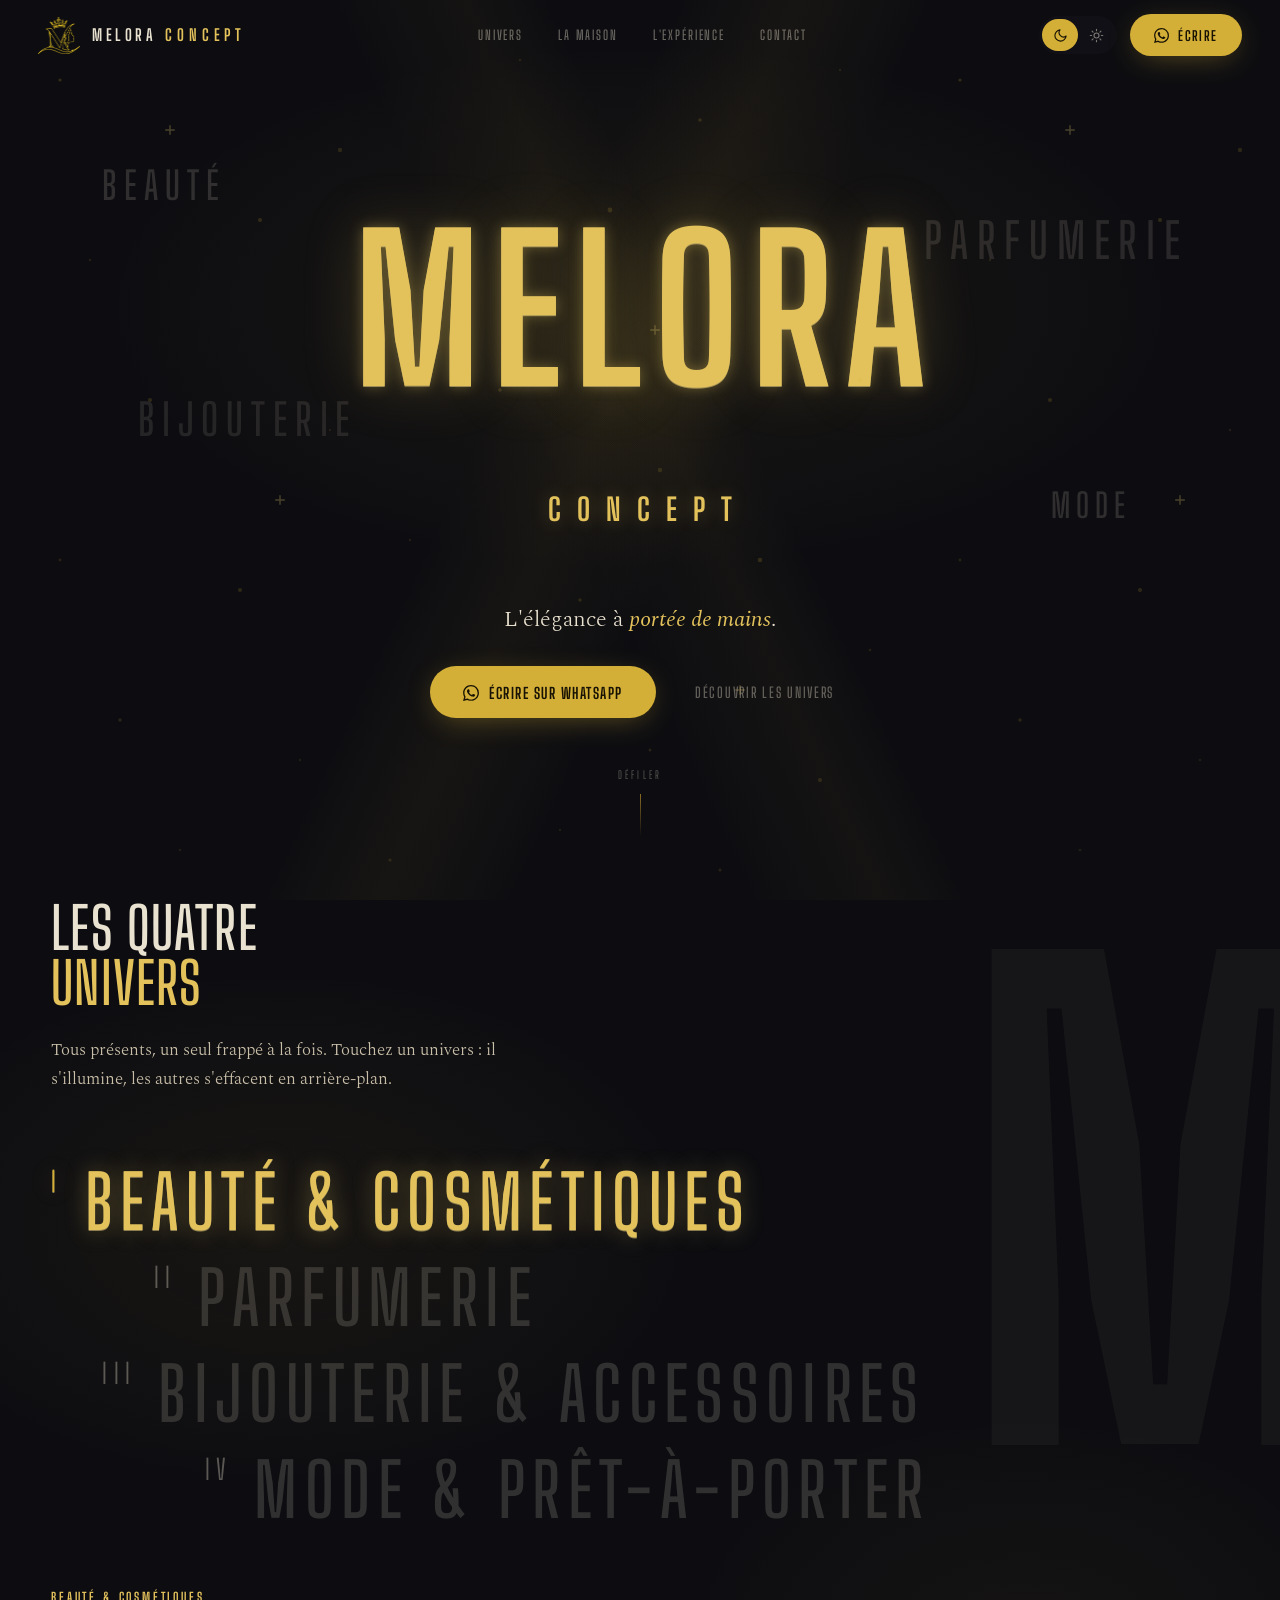
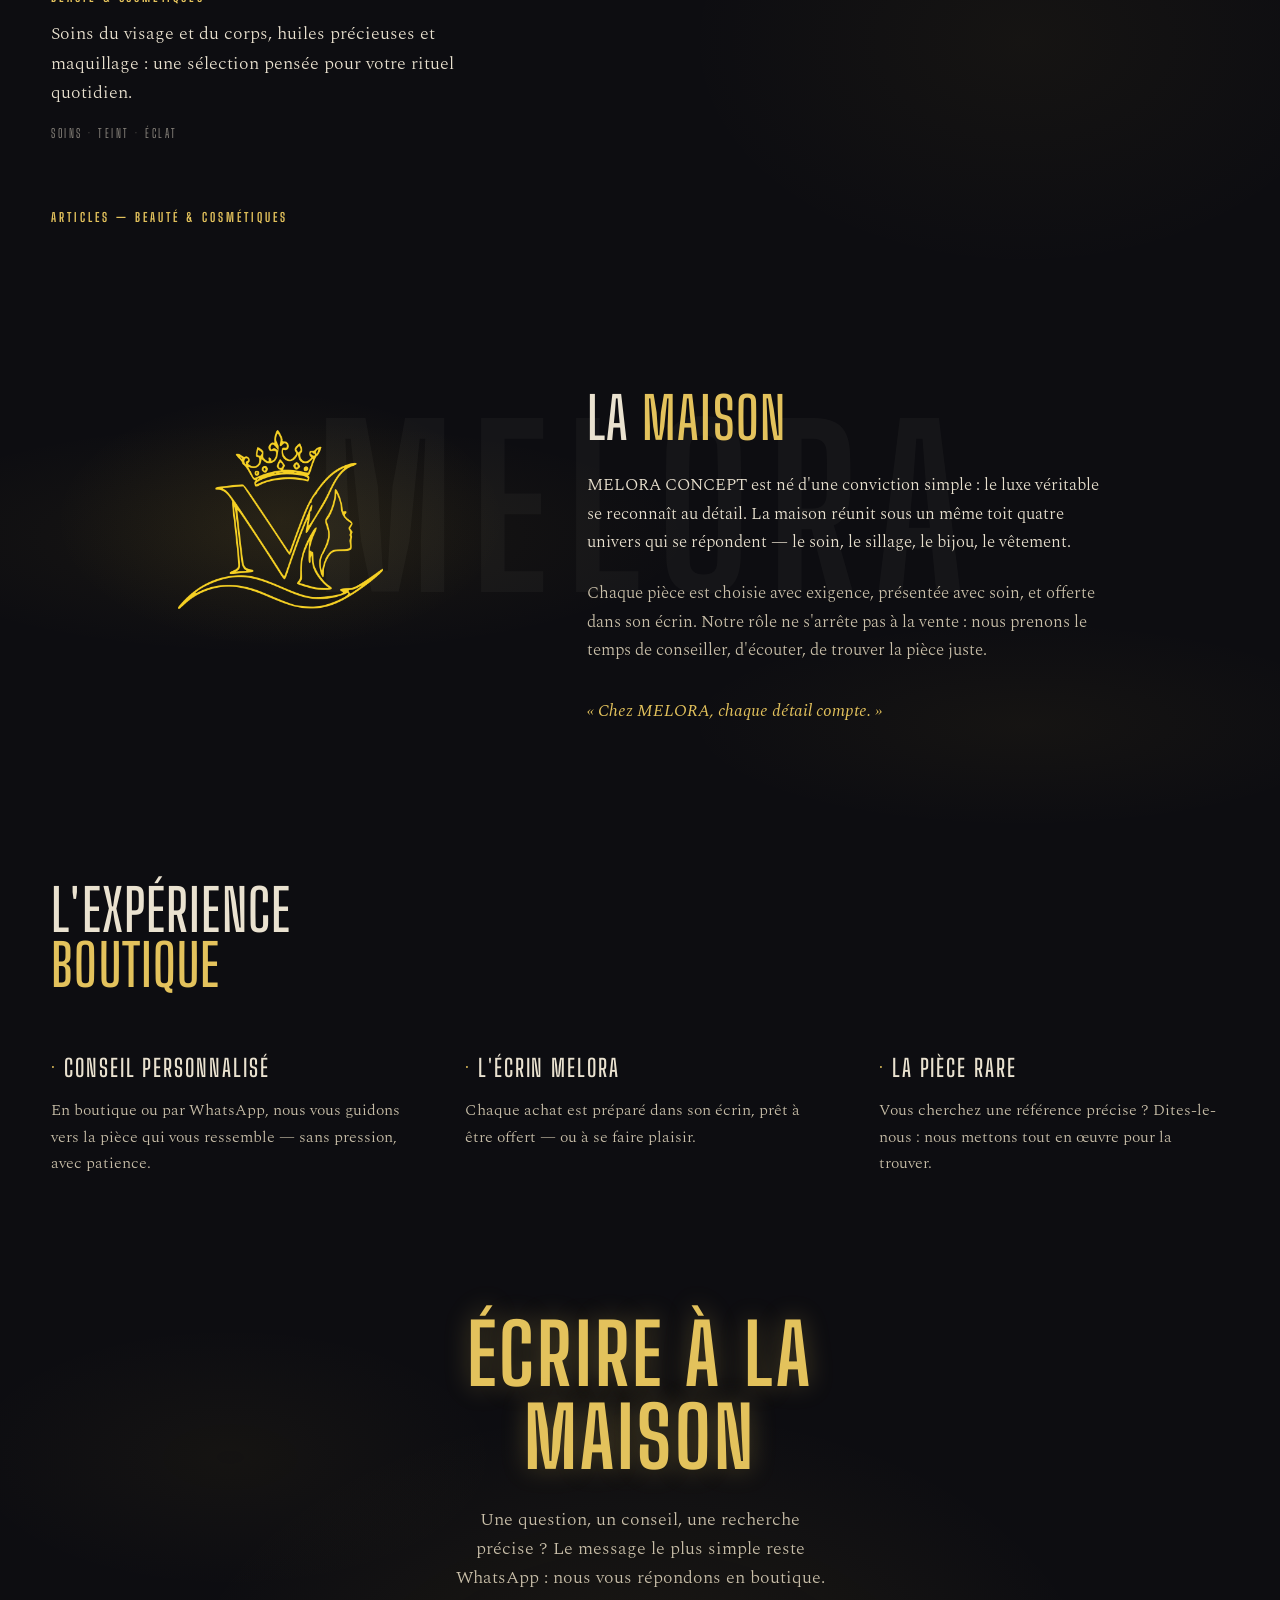
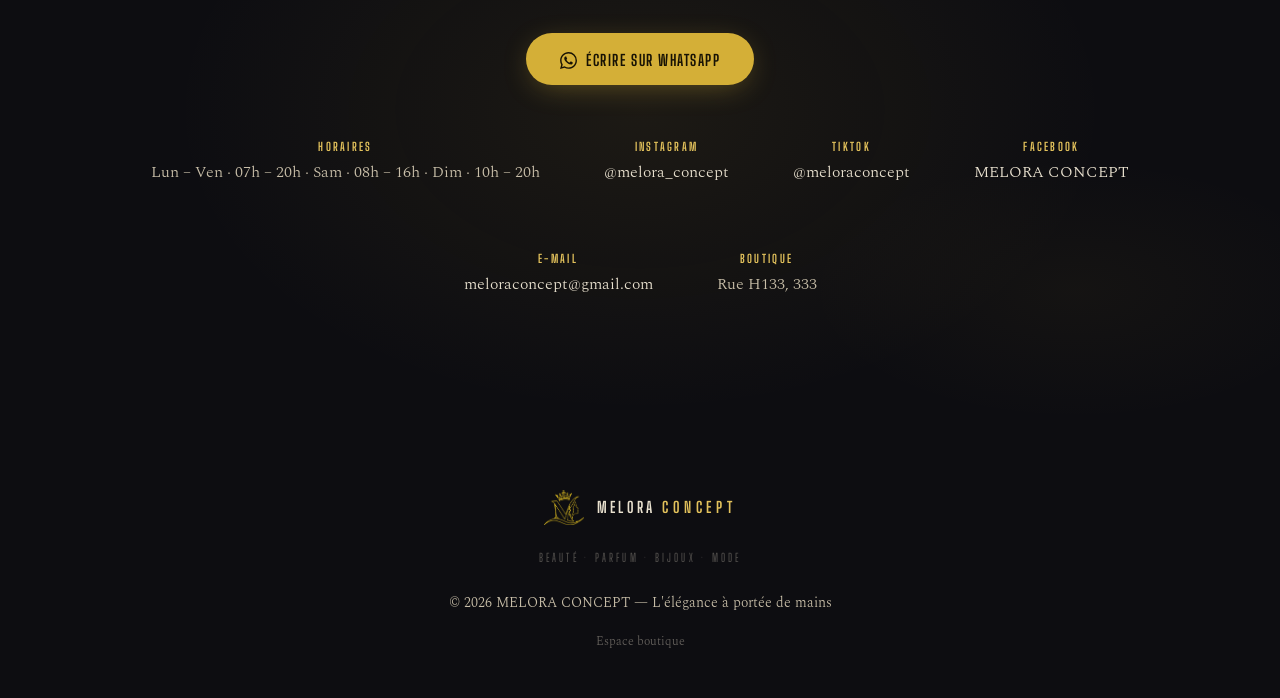
<file: index.html>
<!DOCTYPE html>
<html lang="fr">
<head>
  <meta charset="UTF-8">
  <meta name="viewport" content="width=device-width, initial-scale=1.0">
  <title>MELORA CONCEPT — L'élégance à portée de mains</title>
  <meta name="description" content="MELORA CONCEPT — l'élégance à portée de mains. Beauté & cosmétiques, parfumerie, bijouterie & accessoires, mode & prêt-à-porter. Écrivez-nous sur WhatsApp.">
  <meta name="theme-color" content="#0d0d11" id="meta-theme">

  <!-- apparence : appliquer le thème mémorisé avant le premier rendu -->
  <script>
    (function () {
      try {
        if (localStorage.getItem("melora-theme") === "jour") {
          document.documentElement.setAttribute("data-theme", "jour");
        }
      } catch (e) {}
    })();
  </script>

  <meta property="og:title" content="MELORA CONCEPT — L'élégance à portée de mains">
  <meta property="og:description" content="Quatre univers de luxe, une seule maison. L'élégance à portée de mains.">
  <meta property="og:type" content="website">
  <meta property="og:image" content="assets/img/og-image.jpg">

  <link rel="icon" type="image/png" href="assets/img/favicon.png">
  <link rel="apple-touch-icon" href="assets/img/logo.png">

  <link rel="stylesheet" href="assets/fonts/fonts.css">
  <link rel="stylesheet" href="assets/css/styles.css">

  <script src="assets/js/vendor/supabase.js"></script>
  <script src="assets/js/supabase-config.js"></script>
</head>
<body>

  <a class="skip-link" href="#univers">Aller au contenu</a>

  <!-- ============ ENTÊTE ============ -->
  <header id="header">
    <div class="header-in">
      <a class="brand" href="#" aria-label="MELORA CONCEPT — retour en haut">
        <img src="assets/img/logo.png" alt="" width="42" height="37">
        <span class="wordmark">Melora<em>Concept</em></span>
      </a>
      <nav class="univers-nav" aria-label="Navigation principale">
        <a href="#univers">Univers</a>
        <a href="#maison">La Maison</a>
        <a href="#experience">L'expérience</a>
        <a href="#contact">Contact</a>
      </nav>
      <div class="header-right">
        <div class="theme-toggle" role="group" aria-label="Apparence du site">
          <button class="tt-btn" id="tt-nuit" type="button" aria-pressed="true" title="Nuit — encre &amp; or">
            <svg viewBox="0 0 24 24" fill="none" stroke="currentColor" stroke-width="1.8" stroke-linecap="round" stroke-linejoin="round" aria-hidden="true"><path d="M21 12.8A9 9 0 1 1 11.2 3a7 7 0 0 0 9.8 9.8z"/></svg>
            <span class="sr-only">Nuit</span>
          </button>
          <button class="tt-btn" id="tt-jour" type="button" aria-pressed="false" title="Jour — ivoire &amp; or">
            <svg viewBox="0 0 24 24" fill="none" stroke="currentColor" stroke-width="1.8" stroke-linecap="round" aria-hidden="true"><circle cx="12" cy="12" r="4"/><path d="M12 2v2.2M12 19.8V22M2 12h2.2M19.8 12H22M4.9 4.9l1.6 1.6M17.5 17.5l1.6 1.6M19.1 4.9l-1.6 1.6M6.5 17.5l-1.6 1.6"/></svg>
            <span class="sr-only">Jour</span>
          </button>
        </div>
        <a class="btn-gold header-cta js-wa" href="https://wa.me/2250574794969" target="_blank" rel="noopener">
        <svg width="15" height="15" viewBox="0 0 24 24" fill="currentColor" aria-hidden="true"><path d="M17.472 14.382c-.297-.149-1.758-.867-2.03-.967-.273-.099-.471-.148-.67.15-.197.297-.767.966-.94 1.164-.173.199-.347.223-.644.075-.297-.15-1.255-.463-2.39-1.475-.883-.788-1.48-1.761-1.653-2.059-.173-.297-.018-.458.13-.606.134-.133.298-.347.446-.52.149-.174.198-.298.298-.497.099-.198.05-.371-.025-.52-.075-.149-.669-1.612-.916-2.207-.242-.579-.487-.5-.669-.51-.173-.008-.371-.01-.57-.01-.198 0-.52.074-.792.372-.272.297-1.04 1.016-1.04 2.479 0 1.462 1.065 2.875 1.213 3.074.149.198 2.096 3.2 5.077 4.487.709.306 1.262.489 1.694.625.712.227 1.36.195 1.871.118.571-.085 1.758-.719 2.006-1.413.248-.694.248-1.289.173-1.413-.074-.124-.272-.198-.57-.347m-5.421 7.403h-.004a9.87 9.87 0 0 1-5.031-1.378l-.361-.214-3.741.982.998-3.648-.235-.374a9.86 9.86 0 0 1-1.51-5.26c.001-5.45 4.436-9.884 9.888-9.884 2.64 0 5.122 1.03 6.988 2.898a9.825 9.825 0 0 1 2.893 6.994c-.003 5.45-4.437 9.884-9.885 9.884m8.413-18.297A11.815 11.815 0 0 0 12.05 0C5.495 0 .16 5.335.157 11.892c0 2.096.547 4.142 1.588 5.945L.057 24l6.305-1.654a11.882 11.882 0 0 0 5.683 1.448h.005c6.554 0 11.89-5.335 11.893-11.893a11.821 11.821 0 0 0-3.48-8.413z"/></svg>
        Écrire
        </a>
      </div>
    </div>
  </header>

  <main>

    <!-- ============ HÉROS : LA PILE ============ -->
    <section class="hero" id="haut" aria-label="MELORA">
      <div class="pile-scene wrap">
        <button class="ghost-word g1 js-ghost" data-u="0" aria-label="Découvrir l'univers Beauté et cosmétiques">Beauté</button>
        <button class="ghost-word g2 js-ghost" data-u="1" aria-label="Découvrir l'univers Parfumerie">Parfumerie</button>
        <button class="ghost-word g3 js-ghost" data-u="2" aria-label="Découvrir l'univers Bijouterie et accessoires">Bijouterie</button>
        <button class="ghost-word g4 js-ghost" data-u="3" aria-label="Découvrir l'univers Mode et prêt-à-porter">Mode</button>
        <h1 class="struck-word">Melora<span class="concept">Concept</span></h1>
      </div>
      <div class="hero-foot wrap">
        <p class="hero-line">L'élégance à <em>portée de mains</em>.</p>
        <div class="hero-actions">
          <a class="btn-gold js-wa" href="https://wa.me/2250574794969" target="_blank" rel="noopener">
            <svg width="16" height="16" viewBox="0 0 24 24" fill="currentColor" aria-hidden="true"><path d="M17.472 14.382c-.297-.149-1.758-.867-2.03-.967-.273-.099-.471-.148-.67.15-.197.297-.767.966-.94 1.164-.173.199-.347.223-.644.075-.297-.15-1.255-.463-2.39-1.475-.883-.788-1.48-1.761-1.653-2.059-.173-.297-.018-.458.13-.606.134-.133.298-.347.446-.52.149-.174.198-.298.298-.497.099-.198.05-.371-.025-.52-.075-.149-.669-1.612-.916-2.207-.242-.579-.487-.5-.669-.51-.173-.008-.371-.01-.57-.01-.198 0-.52.074-.792.372-.272.297-1.04 1.016-1.04 2.479 0 1.462 1.065 2.875 1.213 3.074.149.198 2.096 3.2 5.077 4.487.709.306 1.262.489 1.694.625.712.227 1.36.195 1.871.118.571-.085 1.758-.719 2.006-1.413.248-.694.248-1.289.173-1.413-.074-.124-.272-.198-.57-.347m-5.421 7.403h-.004a9.87 9.87 0 0 1-5.031-1.378l-.361-.214-3.741.982.998-3.648-.235-.374a9.86 9.86 0 0 1-1.51-5.26c.001-5.45 4.436-9.884 9.888-9.884 2.64 0 5.122 1.03 6.988 2.898a9.825 9.825 0 0 1 2.893 6.994c-.003 5.45-4.437 9.884-9.885 9.884m8.413-18.297A11.815 11.815 0 0 0 12.05 0C5.495 0 .16 5.335.157 11.892c0 2.096.547 4.142 1.588 5.945L.057 24l6.305-1.654a11.882 11.882 0 0 0 5.683 1.448h.005c6.554 0 11.89-5.335 11.893-11.893a11.821 11.821 0 0 0-3.48-8.413z"/></svg>
            Écrire sur WhatsApp
          </a>
          <a class="btn-ghost" href="#univers">Découvrir les univers</a>
        </div>
        <div class="scroll-cue" aria-hidden="true">Défiler</div>
      </div>
    </section>

    <!-- ============ LES QUATRE UNIVERS ============ -->
    <section id="univers" class="zone-lumiere">
      <div class="wrap">
        <h2 class="section-title">Les quatre <em>univers</em></h2>
        <p class="univers-intro prose-dim">Tous présents, un seul frappé à la fois. Touchez un univers&nbsp;: il s'illumine, les autres s'effacent en arrière-plan.</p>

        <div class="pile-nav" role="group" aria-label="Les univers MELORA">
          <button class="universe-btn struck" data-u="0" aria-pressed="true"><span class="count" aria-hidden="true">I</span>Beauté &amp; cosmétiques</button>
          <button class="universe-btn" data-u="1" aria-pressed="false"><span class="count" aria-hidden="true">II</span>Parfumerie</button>
          <button class="universe-btn" data-u="2" aria-pressed="false"><span class="count" aria-hidden="true">III</span>Bijouterie &amp; accessoires</button>
          <button class="universe-btn" data-u="3" aria-pressed="false"><span class="count" aria-hidden="true">IV</span>Mode &amp; prêt-à-porter</button>
        </div>

        <div class="readout" aria-live="polite">
          <p class="ro-name" id="ro-name">Beauté &amp; cosmétiques</p>
          <p class="ro-text" id="ro-text">Soins du visage et du corps, huiles précieuses et maquillage&nbsp;: une sélection pensée pour votre rituel quotidien.</p>
          <p class="ro-tags" id="ro-tags">Soins · Teint · Éclat</p>
        </div>

        <!-- La vitrine : les articles de l'univers frappé (alimentée par assets/js/articles.js) -->
        <div class="articles-block">
          <p class="articles-label" id="articles-label">Articles — Beauté &amp; cosmétiques</p>
          <div class="articles-grid" id="articles"></div>
        </div>
      </div>
    </section>

    <!-- ============ LA MAISON ============ -->
    <section id="maison" class="zone-lumiere">
      <div class="wrap maison-grid">
        <div class="maison-logo">
          <img src="assets/img/logo.png" alt="Emblème de la Maison MELORA" width="210" height="183">
        </div>
        <div class="maison-text">
          <h2 class="section-title">La <em>Maison</em></h2>
          <p style="margin-top:1.6rem">MELORA CONCEPT est né d'une conviction simple&nbsp;: le luxe véritable se reconnaît au détail. La maison réunit sous un même toit quatre univers qui se répondent — le soin, le sillage, le bijou, le vêtement.</p>
          <p class="prose-dim">Chaque pièce est choisie avec exigence, présentée avec soin, et offerte dans son écrin. Notre rôle ne s'arrête pas à la vente&nbsp;: nous prenons le temps de conseiller, d'écouter, de trouver la pièce juste.</p>
          <p class="pull-quote">«&nbsp;Chez MELORA, chaque détail compte.&nbsp;»</p>
        </div>
        <!-- À MODIFIER : adaptez librement les deux paragraphes ci-dessus à votre histoire. -->
      </div>
    </section>

    <!-- ============ L'EXPÉRIENCE BOUTIQUE ============ -->
    <section id="experience">
      <div class="wrap">
        <h2 class="section-title">L'expérience <em>boutique</em></h2>
        <div class="experience-list">
          <div class="experience-item">
            <h3><span>·</span> Conseil personnalisé</h3>
            <p class="prose-dim">En boutique ou par WhatsApp, nous vous guidons vers la pièce qui vous ressemble — sans pression, avec patience.</p>
          </div>
          <div class="experience-item">
            <h3><span>·</span> L'écrin MELORA</h3>
            <p class="prose-dim">Chaque achat est préparé dans son écrin, prêt à être offert — ou à se faire plaisir.</p>
          </div>
          <div class="experience-item">
            <h3><span>·</span> La pièce rare</h3>
            <p class="prose-dim">Vous cherchez une référence précise&nbsp;? Dites-le-nous&nbsp;: nous mettons tout en œuvre pour la trouver.</p>
          </div>
        </div>
        <!-- À MODIFIER : ajustez ces trois services selon votre réalité. -->
      </div>
    </section>

    <!-- ============ CONTACT ============ -->
    <section id="contact" class="contact">
      <div class="wrap">
        <h2 class="big-line">Écrire à la Maison</h2>
        <p class="sub prose-dim">Une question, un conseil, une recherche précise&nbsp;? Le message le plus simple reste WhatsApp&nbsp;: nous vous répondons en boutique.</p>
        <a class="btn-gold js-wa" href="https://wa.me/2250574794969" target="_blank" rel="noopener">
          <svg width="17" height="17" viewBox="0 0 24 24" fill="currentColor" aria-hidden="true"><path d="M17.472 14.382c-.297-.149-1.758-.867-2.03-.967-.273-.099-.471-.148-.67.15-.197.297-.767.966-.94 1.164-.173.199-.347.223-.644.075-.297-.15-1.255-.463-2.39-1.475-.883-.788-1.48-1.761-1.653-2.059-.173-.297-.018-.458.13-.606.134-.133.298-.347.446-.52.149-.174.198-.298.298-.497.099-.198.05-.371-.025-.52-.075-.149-.669-1.612-.916-2.207-.242-.579-.487-.5-.669-.51-.173-.008-.371-.01-.57-.01-.198 0-.52.074-.792.372-.272.297-1.04 1.016-1.04 2.479 0 1.462 1.065 2.875 1.213 3.074.149.198 2.096 3.2 5.077 4.487.709.306 1.262.489 1.694.625.712.227 1.36.195 1.871.118.571-.085 1.758-.719 2.006-1.413.248-.694.248-1.289.173-1.413-.074-.124-.272-.198-.57-.347m-5.421 7.403h-.004a9.87 9.87 0 0 1-5.031-1.378l-.361-.214-3.741.982.998-3.648-.235-.374a9.86 9.86 0 0 1-1.51-5.26c.001-5.45 4.436-9.884 9.888-9.884 2.64 0 5.122 1.03 6.988 2.898a9.825 9.825 0 0 1 2.893 6.994c-.003 5.45-4.437 9.884-9.885 9.884m8.413-18.297A11.815 11.815 0 0 0 12.05 0C5.495 0 .16 5.335.157 11.892c0 2.096.547 4.142 1.588 5.945L.057 24l6.305-1.654a11.882 11.882 0 0 0 5.683 1.448h.005c6.554 0 11.89-5.335 11.893-11.893a11.821 11.821 0 0 0-3.48-8.413z"/></svg>
          Écrire sur WhatsApp
        </a>

        <div class="contact-info">
          <!-- À MODIFIER : vos coordonnées réelles (voir main.js, objet CONFIG). -->
          <div class="ci"><b>Horaires</b><span data-cfg="horaires">Lun – Ven · 07h – 20h · Sam · 08h – 16h · Dim · 10h – 20h</span></div>
          <div class="ci"><b>Instagram</b><a data-cfg-href="instagram" href="https://instagram.com/melora_concept" target="_blank" rel="noopener" data-cfg="instagram">@melora_concept</a></div>
          <div class="ci"><b>TikTok</b><a data-cfg-href="tiktok" href="https://www.tiktok.com/@meloraconcept" target="_blank" rel="noopener" data-cfg="tiktok">@meloraconcept</a></div>
          <div class="ci"><b>Facebook</b><a data-cfg-href="facebook" href="https://www.facebook.com/share/1DdRuaGE2f/" target="_blank" rel="noopener">MELORA CONCEPT</a></div>
          <div class="ci"><b>E-mail</b><a data-cfg-href="email" href="mailto:meloraconcept@gmail.com">meloraconcept@gmail.com</a></div>
          <div class="ci"><b>Boutique</b><span data-cfg="adresse">Rue H133, 333</span></div>
        </div>
      </div>
    </section>

  </main>

  <!-- ============ PIED ============ -->
  <footer>
    <div class="f-brand">
      <img src="assets/img/logo.png" alt="" width="40" height="35">
      <span>Melora <em>Concept</em></span>
    </div>
    <p class="f-univers">Beauté · Parfum · Bijoux · Mode</p>
    <p class="f-copy">© 2026 MELORA CONCEPT — L'élégance à portée de mains</p>
    <!-- Espace réservé à la boutique : publier / modifier les articles -->
    <a class="f-admin" href="admin.html">Espace boutique</a>
  </footer>

  <script src="assets/js/main.js" defer></script>
</body>
</html>
</file>
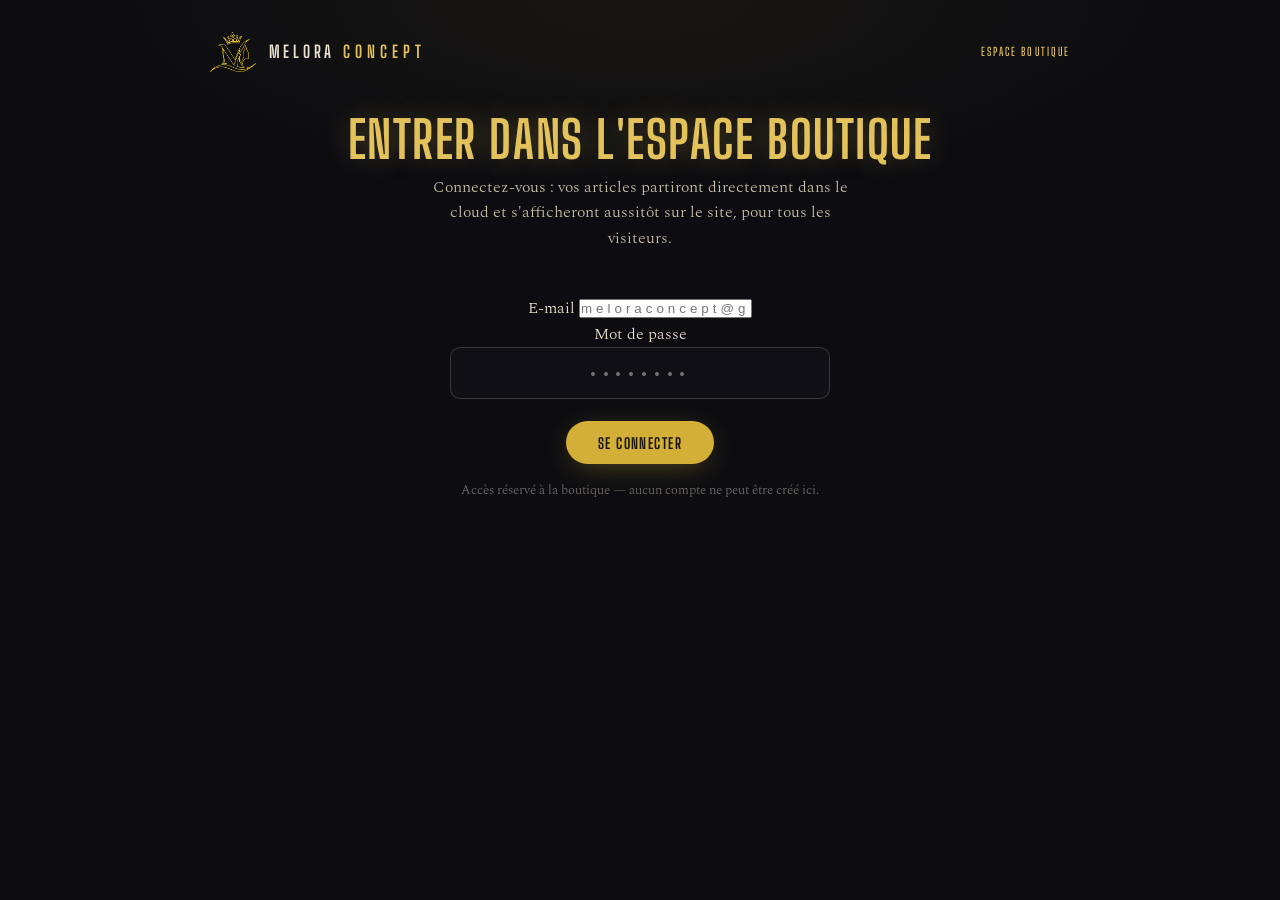
<file: admin.html>
<!DOCTYPE html>
<html lang="fr">
<head>
  <meta charset="UTF-8">
  <meta name="viewport" content="width=device-width, initial-scale=1.0">
  <title>Espace boutique — MELORA CONCEPT</title>
  <meta name="robots" content="noindex, nofollow">
  <meta name="theme-color" content="#0d0d11">
  <link rel="icon" type="image/png" href="assets/img/favicon.png">
  <link rel="stylesheet" href="assets/fonts/fonts.css">
  <link rel="stylesheet" href="assets/css/admin.css">
  <script src="assets/js/vendor/supabase.js"></script>
  <script src="assets/js/supabase-config.js"></script>
</head>
<body>

  <!-- ============ PORTE (compte cloud) ============ -->
  <div class="wrap" id="gate">
    <div class="brand-row">
      <img src="assets/img/logo.png" alt="">
      <span class="wordmark">Melora <em>Concept</em></span>
      <span class="admin-tag">Espace boutique</span>
    </div>
    <h1>Entrer dans l'espace boutique</h1>
    <p class="lead">Connectez-vous&nbsp;: vos articles partiront directement dans le cloud et s'afficheront aussitôt sur le site, pour tous les visiteurs.</p>

    <div class="field" style="max-width:380px;margin:0 auto;">
      <label for="f-email">E-mail</label>
      <input type="email" id="f-email" autocomplete="username" placeholder="meloraconcept@gmail.com">
    </div>
    <div class="field" style="max-width:380px;margin:0 auto 1.4rem;">
      <label for="f-pass">Mot de passe</label>
      <input type="password" id="f-pass" autocomplete="current-password" placeholder="••••••••">
    </div>
    <button class="btn-gold" id="auth-btn">Se connecter</button>
    <p class="gate-hint" id="auth-msg">Accès réservé à la boutique — aucun compte ne peut être créé ici.</p>
  </div>

  <!-- ============ OUTIL ============ -->
  <div class="wrap" id="app" hidden>
    <div class="brand-row">
      <img src="assets/img/logo.png" alt="">
      <span class="wordmark">Melora <em>Concept</em></span>
      <span class="admin-tag">Espace boutique</span>
    </div>

    <h1>Publier un article</h1>
    <p class="lead">Chaque article publié s'affiche <b>immédiatement</b> sur le site, dans l'univers choisi — aucun export, aucune manipulation de fichier.</p>

    <form id="form-article">
      <div class="field">
        <label for="f-univers">Univers</label>
        <select id="f-univers">
          <option value="0">Beauté &amp; cosmétiques</option>
          <option value="1">Parfumerie</option>
          <option value="2">Bijouterie &amp; accessoires</option>
          <option value="3">Mode &amp; prêt-à-porter</option>
        </select>
      </div>

      <div class="field">
        <label for="f-nom">Nom de l'article</label>
        <input type="text" id="f-nom" maxlength="60" placeholder="Ex. Huile précieuse argan &amp; or" required>
      </div>

      <div class="field">
        <label for="f-desc">Description courte <span style="opacity:.55;">(optionnel)</span></label>
        <textarea id="f-desc" maxlength="220" placeholder="Une à deux phrases affichées sous l'article."></textarea>
      </div>

      <div class="two-col">
        <div class="field">
          <label for="f-prix">Prix <span style="opacity:.55;">(optionnel, affiché seulement s'il est renseigné)</span></label>
          <input type="text" id="f-prix" maxlength="24" placeholder="Ex. 25 000 FCFA">
        </div>
        <div class="field">
          <label for="f-photo">Photo <span style="opacity:.55;">(optionnel)</span></label>
          <input type="file" id="f-photo" accept="image/*">
          <p class="file-note">Redimensionnée puis envoyée dans le cloud (max 900&nbsp;px).</p>
        </div>
      </div>

      <div class="preview" id="preview" hidden>
        <img id="pv-img" alt="Aperçu de la photo">
        <p class="pv-note" id="pv-note"></p>
      </div>

      <button type="submit" class="btn-gold" style="margin-top:1rem;">Publier l'article</button>
      <p class="msg" id="msg-add"></p>
    </form>

    <h2>Catalogue en ligne</h2>
    <div id="catalogue"></div>
    <p class="msg" id="msg-list"></p>

    <div class="help">
      <h3>Comment ça marche</h3>
      <ol>
        <li><b>Publiez</b> vos articles (photo, nom, description, prix) — ils s'affichent immédiatement sur le site pour tout le monde.</li>
        <li><b>« Marquer en rupture »</b> et <b>« Supprimer »</b> agissent aussi en direct.</li>
        <li>Votre compte (e-mail + mot de passe) est le seul autorisé à publier.</li>
      </ol>
      <p class="warn">Ce compte est protégé par Supabase — bien plus solide qu'un simple code dans la page.</p>
    </div>
  </div>

  <script src="assets/js/admin.js" defer></script>
</body>
</html>
</file>
<file: assets/fonts/fonts.css>
/* latin-ext */
@font-face {
  font-family: 'Big Shoulders Display';
  font-style: normal;
  font-weight: 400;
  font-display: swap;
  src: url(BigShouldersDisplay-400-latin-ext.woff2) format('woff2');
  unicode-range: U+0100-02BA, U+02BD-02C5, U+02C7-02CC, U+02CE-02D7, U+02DD-02FF, U+0304, U+0308, U+0329, U+1D00-1DBF, U+1E00-1E9F, U+1EF2-1EFF, U+2020, U+20A0-20AB, U+20AD-20C4, U+2113, U+2C60-2C7F, U+A720-A7FF;
}
/* latin */
@font-face {
  font-family: 'Big Shoulders Display';
  font-style: normal;
  font-weight: 400;
  font-display: swap;
  src: url(BigShouldersDisplay-400-latin.woff2) format('woff2');
  unicode-range: U+0000-00FF, U+0131, U+0152-0153, U+02BB-02BC, U+02C6, U+02DA, U+02DC, U+0304, U+0308, U+0329, U+2000-206F, U+20AC, U+2122, U+2191, U+2193, U+2212, U+2215, U+FEFF, U+FFFD;
}
/* latin-ext */
@font-face {
  font-family: 'Big Shoulders Display';
  font-style: normal;
  font-weight: 600;
  font-display: swap;
  src: url(BigShouldersDisplay-600-latin-ext.woff2) format('woff2');
  unicode-range: U+0100-02BA, U+02BD-02C5, U+02C7-02CC, U+02CE-02D7, U+02DD-02FF, U+0304, U+0308, U+0329, U+1D00-1DBF, U+1E00-1E9F, U+1EF2-1EFF, U+2020, U+20A0-20AB, U+20AD-20C4, U+2113, U+2C60-2C7F, U+A720-A7FF;
}
/* latin */
@font-face {
  font-family: 'Big Shoulders Display';
  font-style: normal;
  font-weight: 600;
  font-display: swap;
  src: url(BigShouldersDisplay-600-latin.woff2) format('woff2');
  unicode-range: U+0000-00FF, U+0131, U+0152-0153, U+02BB-02BC, U+02C6, U+02DA, U+02DC, U+0304, U+0308, U+0329, U+2000-206F, U+20AC, U+2122, U+2191, U+2193, U+2212, U+2215, U+FEFF, U+FFFD;
}
/* latin-ext */
@font-face {
  font-family: 'Big Shoulders Display';
  font-style: normal;
  font-weight: 700;
  font-display: swap;
  src: url(BigShouldersDisplay-700-latin-ext.woff2) format('woff2');
  unicode-range: U+0100-02BA, U+02BD-02C5, U+02C7-02CC, U+02CE-02D7, U+02DD-02FF, U+0304, U+0308, U+0329, U+1D00-1DBF, U+1E00-1E9F, U+1EF2-1EFF, U+2020, U+20A0-20AB, U+20AD-20C4, U+2113, U+2C60-2C7F, U+A720-A7FF;
}
/* latin */
@font-face {
  font-family: 'Big Shoulders Display';
  font-style: normal;
  font-weight: 700;
  font-display: swap;
  src: url(BigShouldersDisplay-700-latin.woff2) format('woff2');
  unicode-range: U+0000-00FF, U+0131, U+0152-0153, U+02BB-02BC, U+02C6, U+02DA, U+02DC, U+0304, U+0308, U+0329, U+2000-206F, U+20AC, U+2122, U+2191, U+2193, U+2212, U+2215, U+FEFF, U+FFFD;
}
/* latin-ext */
@font-face {
  font-family: 'Spectral';
  font-style: italic;
  font-weight: 400;
  font-display: swap;
  src: url(Spectral-400i-latin-ext.woff2) format('woff2');
  unicode-range: U+0100-02BA, U+02BD-02C5, U+02C7-02CC, U+02CE-02D7, U+02DD-02FF, U+0304, U+0308, U+0329, U+1D00-1DBF, U+1E00-1E9F, U+1EF2-1EFF, U+2020, U+20A0-20AB, U+20AD-20C4, U+2113, U+2C60-2C7F, U+A720-A7FF;
}
/* latin */
@font-face {
  font-family: 'Spectral';
  font-style: italic;
  font-weight: 400;
  font-display: swap;
  src: url(Spectral-400i-latin.woff2) format('woff2');
  unicode-range: U+0000-00FF, U+0131, U+0152-0153, U+02BB-02BC, U+02C6, U+02DA, U+02DC, U+0304, U+0308, U+0329, U+2000-206F, U+20AC, U+2122, U+2191, U+2193, U+2212, U+2215, U+FEFF, U+FFFD;
}
/* latin-ext */
@font-face {
  font-family: 'Spectral';
  font-style: normal;
  font-weight: 300;
  font-display: swap;
  src: url(Spectral-300-latin-ext.woff2) format('woff2');
  unicode-range: U+0100-02BA, U+02BD-02C5, U+02C7-02CC, U+02CE-02D7, U+02DD-02FF, U+0304, U+0308, U+0329, U+1D00-1DBF, U+1E00-1E9F, U+1EF2-1EFF, U+2020, U+20A0-20AB, U+20AD-20C4, U+2113, U+2C60-2C7F, U+A720-A7FF;
}
/* latin */
@font-face {
  font-family: 'Spectral';
  font-style: normal;
  font-weight: 300;
  font-display: swap;
  src: url(Spectral-300-latin.woff2) format('woff2');
  unicode-range: U+0000-00FF, U+0131, U+0152-0153, U+02BB-02BC, U+02C6, U+02DA, U+02DC, U+0304, U+0308, U+0329, U+2000-206F, U+20AC, U+2122, U+2191, U+2193, U+2212, U+2215, U+FEFF, U+FFFD;
}
/* latin-ext */
@font-face {
  font-family: 'Spectral';
  font-style: normal;
  font-weight: 400;
  font-display: swap;
  src: url(Spectral-400-latin-ext.woff2) format('woff2');
  unicode-range: U+0100-02BA, U+02BD-02C5, U+02C7-02CC, U+02CE-02D7, U+02DD-02FF, U+0304, U+0308, U+0329, U+1D00-1DBF, U+1E00-1E9F, U+1EF2-1EFF, U+2020, U+20A0-20AB, U+20AD-20C4, U+2113, U+2C60-2C7F, U+A720-A7FF;
}
/* latin */
@font-face {
  font-family: 'Spectral';
  font-style: normal;
  font-weight: 400;
  font-display: swap;
  src: url(Spectral-400-latin.woff2) format('woff2');
  unicode-range: U+0000-00FF, U+0131, U+0152-0153, U+02BB-02BC, U+02C6, U+02DA, U+02DC, U+0304, U+0308, U+0329, U+2000-206F, U+20AC, U+2122, U+2191, U+2193, U+2212, U+2215, U+FEFF, U+FFFD;
}
</file>
<file: assets/css/styles.css>
/* ============================================================
   MELORA — La Pile d'Or
   Monde : pile cathode d'orfèvre — plan de gaze sans cadre,
   chaque choix présent en fantôme, l'actif frappé en or.
   Les valeurs claquent (snap) puis se décomposent (afterglow).
   ============================================================ */

:root {
  color-scheme: dark;
  --ground:      #0d0d11;   /* encre bleu-noir */
  --ground-2:    #101016;   /* zone relevée (lumière) */
  --gold:        #e3c25c;   /* or frappé (texte) */
  --gold-cta:    #d4af37;   /* or solide (boutons) */
  --gold-halo:   #f5df8e;   /* halo */
  --gold-deep:   #8a6d24;   /* or profond (scrollbar, traits) */
  --gold-ink:    #171204;   /* texte sur or */
  --bone:        #eae2d0;   /* prose os */
  --bone-dim:    #c9bfa9;   /* prose secondaire, teintée chaud */
  --ghost:       234, 226, 208;  /* fantômes (rgb) */
  --halo:        227, 194, 92;   /* éclat du frappé (rgb) */
  --halo-soft:   245, 223, 142; /* liseré lumineux (rgb) */
  --on-photo:    #eae2d0;   /* texte posé sur photo sombre (constant) */
  --header-veil: rgba(13, 13, 17, .88);  /* entête au défilement */
  --pile:        "Big Shoulders Display", "Arial Narrow", sans-serif;
  --prose:       "Spectral", Georgia, serif;
  --snap:        cubic-bezier(.16, 1, .3, 1);
}

/* ---------- apparence Jour (ivoire & or) — opt-in ---------- */
/* Même monde, autre lumière : papier ivoire, encre pour texte,
   or foncé pour rester lisible (contraste AA). */

html[data-theme="jour"] {
  color-scheme: light;
  --ground:      #f4efe4;   /* ivoire chaud */
  --ground-2:    #ebe4d2;   /* zone relevée */
  --gold:        #8a6a1d;   /* or foncé, lisible sur ivoire */
  --gold-cta:    #d4af37;   /* l'or solide ne change pas */
  --gold-halo:   #a8842a;
  --gold-deep:   #b8942e;
  --gold-ink:    #171204;
  --bone:        #1f1c16;   /* encre, prose */
  --bone-dim:    #5a5344;   /* encre voilée */
  --ghost:       31, 28, 22;
  --halo:        138, 106, 29;
  --halo-soft:   184, 148, 46;
  --header-veil: rgba(244, 239, 228, .9);
}

/* ---------- socle ---------- */

* { box-sizing: border-box; margin: 0; padding: 0; }

html { scroll-behavior: smooth; }

body {
  background: var(--ground);
  color: var(--bone);
  font-family: var(--prose);
  font-weight: 300;
  line-height: 1.65;
  overflow-x: hidden; /* repli ancien navigateur */
  overflow-x: clip;
  -webkit-font-smoothing: antialiased;
}

/* la gaze a été retirée sur demande — à la place, les poussières d'or
   de l'orfèvre : micro-points et éclats, en calque fixe discret */
body::after {
  content: "";
  position: fixed;
  inset: 0;
  z-index: 90;
  pointer-events: none;
  opacity: .55;
  background: url("data:image/svg+xml,%3Csvg xmlns='http://www.w3.org/2000/svg' width='900' height='900' fill='none'%3E%3Cg fill='%23d4af37'%3E%3Ccircle cx='60' cy='80' r='1.6' opacity='.35'/%3E%3Ccircle cx='210' cy='40' r='1.1' opacity='.2'/%3E%3Ccircle cx='340' cy='150' r='2.2' opacity='.28'/%3E%3Ccircle cx='520' cy='60' r='1.3' opacity='.22'/%3E%3Ccircle cx='700' cy='120' r='1.8' opacity='.3'/%3E%3Ccircle cx='840' cy='70' r='1.2' opacity='.2'/%3E%3Ccircle cx='90' cy='260' r='1.2' opacity='.22'/%3E%3Ccircle cx='260' cy='220' r='2' opacity='.32'/%3E%3Ccircle cx='430' cy='280' r='1.5' opacity='.25'/%3E%3Ccircle cx='610' cy='210' r='2.4' opacity='.3'/%3E%3Ccircle cx='780' cy='260' r='1.3' opacity='.22'/%3E%3Ccircle cx='860' cy='380' r='1.7' opacity='.26'/%3E%3Ccircle cx='150' cy='400' r='2.1' opacity='.3'/%3E%3Ccircle cx='330' cy='430' r='1.2' opacity='.2'/%3E%3Ccircle cx='500' cy='390' r='1.8' opacity='.3'/%3E%3Ccircle cx='660' cy='470' r='2.2' opacity='.28'/%3E%3Ccircle cx='60' cy='560' r='1.4' opacity='.24'/%3E%3Ccircle cx='240' cy='590' r='2' opacity='.3'/%3E%3Ccircle cx='410' cy='540' r='1.2' opacity='.2'/%3E%3Ccircle cx='580' cy='600' r='1.7' opacity='.28'/%3E%3Ccircle cx='760' cy='560' r='2.3' opacity='.32'/%3E%3Ccircle cx='870' cy='650' r='1.3' opacity='.22'/%3E%3Ccircle cx='120' cy='720' r='1.8' opacity='.26'/%3E%3Ccircle cx='300' cy='760' r='1.2' opacity='.2'/%3E%3Ccircle cx='470' cy='700' r='2' opacity='.3'/%3E%3Ccircle cx='650' cy='750' r='1.5' opacity='.24'/%3E%3Ccircle cx='820' cy='780' r='1.9' opacity='.3'/%3E%3Ccircle cx='180' cy='850' r='1.3' opacity='.2'/%3E%3Ccircle cx='390' cy='860' r='1.6' opacity='.26'/%3E%3Ccircle cx='560' cy='830' r='1.2' opacity='.2'/%3E%3Ccircle cx='720' cy='870' r='1.5' opacity='.24'/%3E%3C/g%3E%3Cg fill='%23e9cd6f' opacity='.5'%3E%3Cg transform='translate(170,130)'%3E%3Crect x='-5' y='-.7' width='10' height='1.4' rx='.7'/%3E%3Crect x='-.7' y='-5' width='1.4' height='10' rx='.7'/%3E%3C/g%3E%3Cg transform='translate(655,330)'%3E%3Crect x='-5' y='-.7' width='10' height='1.4' rx='.7'/%3E%3Crect x='-.7' y='-5' width='1.4' height='10' rx='.7'/%3E%3C/g%3E%3Cg transform='translate(280,500)'%3E%3Crect x='-5' y='-.7' width='10' height='1.4' rx='.7'/%3E%3Crect x='-.7' y='-5' width='1.4' height='10' rx='.7'/%3E%3C/g%3E%3Cg transform='translate(740,690)'%3E%3Crect x='-5' y='-.7' width='10' height='1.4' rx='.7'/%3E%3Crect x='-.7' y='-5' width='1.4' height='10' rx='.7'/%3E%3C/g%3E%3C/g%3E%3C/svg%3E") repeat;
}

::selection { background: var(--gold-cta); color: var(--gold-ink); }

:focus-visible { outline: 2px solid var(--gold); outline-offset: 4px; }

html { scrollbar-color: var(--gold-deep) var(--ground); scrollbar-width: thin; }
::-webkit-scrollbar { width: 10px; }
::-webkit-scrollbar-track { background: var(--ground); }
::-webkit-scrollbar-thumb { background: var(--gold-deep); border-radius: 99px; }

img { display: block; max-width: 100%; height: auto; }

a { color: var(--bone); text-decoration: none; }
button { font: inherit; background: none; border: 0; color: inherit; cursor: pointer; }

.skip-link {
  position: absolute; left: 1rem; top: -4rem; z-index: 200;
  background: var(--gold-cta); color: var(--gold-ink);
  padding: .6rem 1.2rem; border-radius: 99px;
  font-family: var(--pile); font-weight: 600; letter-spacing: .08em;
  transition: top .2s var(--snap);
}
.skip-link:focus { top: 1rem; }

.wrap { width: min(1180px, 92vw); margin-inline: auto; }

.sr-only {
  position: absolute; width: 1px; height: 1px;
  padding: 0; margin: -1px; overflow: hidden;
  clip: rect(0 0 0 0); white-space: nowrap; border: 0;
}

/* ---------- vocabulaire ---------- */

.pile {
  font-family: var(--pile);
  font-weight: 600;
  line-height: .94;
  text-transform: uppercase;
  letter-spacing: .02em;
}

.prose-dim { color: var(--bone-dim); }

.btn-gold {
  display: inline-flex; align-items: center; gap: .6rem;
  background: var(--gold-cta); color: var(--gold-ink);
  font-family: var(--pile); font-weight: 700; text-transform: uppercase;
  letter-spacing: .1em; font-size: .95rem;
  padding: .9rem 2.1rem .8rem; border-radius: 99px;
  box-shadow: 0 6px 30px -8px rgba(212, 175, 55, .45);
  transition: transform .15s var(--snap), box-shadow .3s var(--snap), filter .3s var(--snap);
}
.btn-gold:hover { filter: brightness(1.08); box-shadow: 0 10px 38px -8px rgba(212, 175, 55, .6); }
.btn-gold:active { transform: translateY(2px); }

.btn-ghost {
  font-family: var(--pile); font-weight: 600; text-transform: uppercase;
  letter-spacing: .12em; font-size: .9rem;
  color: rgba(var(--ghost), .38);
  padding: .9rem 1rem .8rem;
  transition: color 1.2s ease, text-shadow 1.2s ease;
}
.btn-ghost:hover, .btn-ghost:focus-visible {
  color: var(--gold);
  text-shadow: 0 0 18px rgba(var(--halo), .45);
  transition: none;
}

h2.section-title {
  font-family: var(--pile); font-weight: 600; text-transform: uppercase;
  font-size: clamp(2.1rem, 5vw, 3.6rem); line-height: .96; letter-spacing: .02em;
  color: var(--bone);
  max-width: 14ch;
}
h2.section-title em { font-style: normal; color: var(--gold); }

/* ---------- entête ---------- */

header {
  position: fixed; inset-inline: 0; top: 0; z-index: 100;
  transition: background .4s ease;
}
header.scrolled { background: var(--header-veil); backdrop-filter: blur(6px); }

.header-in {
  width: min(1320px, 94vw); margin-inline: auto;
  display: flex; align-items: center; justify-content: space-between;
  padding: .9rem 0 .8rem;
}

.brand { display: flex; align-items: center; gap: .75rem; }
.brand img { width: 42px; height: auto; }
.brand .wordmark {
  font-family: var(--pile); font-weight: 700; text-transform: uppercase;
  letter-spacing: .22em; font-size: 1rem; color: var(--bone);
}
.brand .wordmark em {
  font-style: normal; color: var(--gold);
  margin-left: .55em; letter-spacing: .3em;
}

nav.univers-nav { display: flex; gap: 2.2rem; }
nav.univers-nav a {
  font-family: var(--pile); font-weight: 600; text-transform: uppercase;
  letter-spacing: .14em; font-size: .82rem;
  color: rgba(var(--ghost), .42);
  padding: .5rem 0 .4rem;
  transition: color 1.2s ease, text-shadow 1.2s ease;
}
nav.univers-nav a:hover, nav.univers-nav a:focus-visible {
  color: var(--gold); text-shadow: 0 0 16px rgba(var(--halo), .4);
  transition: none;
}

.header-cta { display: inline-flex; padding: .65rem 1.5rem .55rem; font-size: .85rem; }

.header-right { display: flex; align-items: center; gap: .8rem; }

/* ---------- héros : la pile ---------- */

.hero {
  min-height: 100dvh;
  display: flex; flex-direction: column;
  position: relative;
  padding: 7.5rem 0 3rem;
  background:
    radial-gradient(60% 42% at 50% 34%, rgba(212, 175, 55, .07), transparent 70%),
    var(--ground);
}
/* les rayons de la boutique : deux faisceaux diagonaux très doux */
.hero::before {
  content: ""; position: absolute; inset: 0; pointer-events: none;
  background:
    linear-gradient(115deg, transparent 40%, rgba(212, 175, 55, .05) 47%, transparent 55%),
    linear-gradient(245deg, transparent 43%, rgba(212, 175, 55, .04) 48%, transparent 56%);
}

.pile-scene { position: relative; flex: 1; display: flex; align-items: center; justify-content: center; }

.ghost-word {
  position: absolute;
  font-family: var(--pile); font-weight: 600; text-transform: uppercase;
  letter-spacing: .18em;
  color: rgba(var(--ghost), .16);
  white-space: nowrap;
  user-select: none;
  cursor: pointer;
  touch-action: manipulation;
  padding: .2em .1em;
  /* la décomposition : lente */
  transition: color 1.1s ease, text-shadow 1.1s ease;
}
.ghost-word:hover, .ghost-word:focus-visible {
  color: rgba(var(--ghost), .55);
  text-shadow: 0 0 16px rgba(var(--ghost), .22);
  transition: none; /* le frappé : instantané */
}
.ghost-word.g1 { top: 6%;  left: 4%;  font-size: clamp(1.1rem, 3vw, 2.4rem); }
.ghost-word.g2 { top: 16%; right: 3%; font-size: clamp(1.4rem, 3.8vw, 3.1rem); opacity: .8; }
.ghost-word.g3 { bottom: 22%; left: 7%;  font-size: clamp(1.2rem, 3.4vw, 2.8rem); opacity: .7; }
.ghost-word.g4 { bottom: 5%; right: 8%; font-size: clamp(1rem, 2.6vw, 2.1rem); }

.struck-word {
  position: relative; z-index: 2;
  font-family: var(--pile); font-weight: 700; text-transform: uppercase;
  font-size: clamp(4.2rem, 15.5vw, 12.5rem);
  letter-spacing: .06em; text-indent: .06em;
  color: var(--gold);
  text-shadow:
    0 0 14px rgba(var(--halo), .38),
    0 0 60px rgba(var(--halo), .22),
    0 1px 0 rgba(var(--halo-soft), .55);
  user-select: none;
}
.struck-word .reg { font-size: .35em; vertical-align: .9em; letter-spacing: 0; }
/* le sceau : CONCEPT frappé sous MELORA */
.struck-word { text-align: center; }
.struck-word .concept {
  display: block;
  font-size: .155em; font-weight: 700;
  letter-spacing: .52em; text-indent: .52em;
  margin-top: .35em;
  color: var(--gold);
  text-shadow: 0 0 18px rgba(var(--halo), .3);
}

.hero-foot { text-align: center; padding: 2.5rem 0 1rem; }
.hero-line {
  font-size: clamp(1.05rem, 2vw, 1.35rem);
  font-weight: 300; color: var(--bone);
  max-width: 34ch; margin: 0 auto 1.8rem;
}
.hero-line em { font-style: italic; color: var(--gold); }

.hero-actions { display: flex; align-items: center; justify-content: center; gap: 1.4rem; flex-wrap: wrap; }

.scroll-cue {
  margin-top: 3rem; display: flex; flex-direction: column; align-items: center; gap: .6rem;
  color: rgba(var(--ghost), .34);
  font-family: var(--pile); font-weight: 400; text-transform: uppercase;
  letter-spacing: .3em; font-size: .68rem;
}
.scroll-cue::after {
  content: ""; width: 1px; height: 42px;
  background: linear-gradient(180deg, var(--gold-deep), transparent);
}

/* ---------- sections : aucune boîte, aucun filet ---------- */

section { padding: clamp(5rem, 11vw, 8.5rem) 0; position: relative; }
section[id] { scroll-margin-top: 5.5rem; }
section + section { padding-top: 0; }
section .wrap { position: relative; z-index: 1; }

/* les filigranes fantômes : la profondeur du monde en fond de section */
#univers::after {
  content: "M";
  position: absolute; right: -6vw; top: 6%;
  font-family: var(--pile); font-weight: 700; line-height: .78;
  font-size: min(52vw, 620px);
  color: rgba(var(--ghost), .045);
  pointer-events: none; user-select: none;
}
#maison::after {
  content: "MELORA";
  position: absolute; left: 50%; top: 2%; transform: translateX(-50%);
  font-family: var(--pile); font-weight: 700; line-height: 1;
  font-size: min(17vw, 250px); letter-spacing: .08em; text-indent: .08em;
  color: rgba(var(--ghost), .04);
  pointer-events: none; user-select: none; white-space: nowrap;
}

section::before { content: none; }

.zone-lumiere::before {
  content: ""; position: absolute; inset: 0;
  background:
    radial-gradient(46% 34% at 22% 30%, rgba(212, 175, 55, .06), transparent 70%),
    radial-gradient(38% 30% at 80% 68%, rgba(212, 175, 55, .045), transparent 70%);
  pointer-events: none;
}

/* ---------- univers : le geste signature ---------- */

.univers-intro { max-width: 52ch; margin: 1.6rem 0 4rem; font-size: 1.08rem; }

.pile-nav { display: flex; flex-direction: column; gap: .4rem; }

.universe-btn {
  align-self: flex-start;
  font-family: var(--pile); font-weight: 600; text-transform: uppercase;
  letter-spacing: .1em;
  font-size: clamp(2rem, 6.5vw, 4.6rem);
  line-height: 1.02;
  color: rgba(var(--ghost), .17);
  padding: .1em 0;
  text-align: left;
  /* la décomposition : lente */
  transition: color 1.3s ease, opacity 1.3s ease, text-shadow 1.3s ease;
}
.universe-btn:nth-child(2) { margin-left: clamp(1rem, 8vw, 7rem); }
.universe-btn:nth-child(3) { margin-left: clamp(.5rem, 4vw, 3.5rem); }
.universe-btn:nth-child(4) { margin-left: clamp(1.5rem, 12vw, 10.5rem); }

/* le frappé : instantané, puis bref éclair d'allumage */
.universe-btn.struck, .universe-btn:hover, .universe-btn:focus-visible {
  color: var(--gold);
  text-shadow: 0 0 22px rgba(var(--halo), .35), 0 1px 0 rgba(var(--halo-soft), .5);
  transition: none;
}
.universe-btn.struck { animation: ignite .55s ease-out; }
.universe-btn { touch-action: manipulation; }

@keyframes ignite {
  0%   { text-shadow: 0 0 0 rgba(var(--halo-soft), 0); }
  35%  { text-shadow: 0 0 34px rgba(var(--halo-soft), .55), 0 0 90px rgba(var(--halo), .3); }
  100% { text-shadow: 0 0 22px rgba(var(--halo), .35), 0 1px 0 rgba(var(--halo-soft), .5); }
}
.universe-btn .count {
  font-size: .38em; vertical-align: 1.35em; letter-spacing: .22em;
  color: rgba(var(--ghost), .35); margin-right: .8em; font-weight: 400;
}
.universe-btn.struck .count { color: var(--gold-cta); }

.readout {
  margin-top: 3.2rem;
  max-width: 56ch;
  min-height: 9.5rem;
}
.readout .ro-name {
  font-family: var(--pile); font-weight: 700; text-transform: uppercase;
  letter-spacing: .22em; font-size: .8rem; color: var(--gold);
  margin-bottom: .7rem;
}
.readout .ro-text { font-size: 1.12rem; color: var(--bone); }
.readout .ro-tags {
  margin-top: 1rem;
  font-family: var(--pile); font-weight: 400; text-transform: uppercase;
  letter-spacing: .2em; font-size: .78rem;
  color: rgba(var(--ghost), .58);
}

/* (l'ancienne section « sélection » a été remplacée par le catalogue d'articles) */

/* ---------- articles : les plaques du catalogue ---------- */

.articles-block { margin-top: 4rem; }

.articles-label {
  font-family: var(--pile); font-weight: 700; text-transform: uppercase;
  letter-spacing: .24em; font-size: .78rem; color: var(--gold);
  margin-bottom: 1.6rem;
}

.articles-grid {
  display: grid;
  grid-template-columns: repeat(auto-fill, minmax(min(230px, 100%), 1fr));
  gap: clamp(1.6rem, 3.5vw, 2.8rem);
}

.article { display: flex; flex-direction: column; }

.art-img { position: relative; background: var(--ground-2); }
.art-img img { width: 100%; aspect-ratio: 4 / 5; object-fit: cover; }
.art-img .art-nophoto {
  aspect-ratio: 4 / 5;
  display: flex; align-items: center; justify-content: center;
}
.art-img .art-nophoto span {
  font-family: var(--pile); font-weight: 700;
  font-size: clamp(3rem, 6vw, 4.2rem); color: var(--gold);
  text-shadow: 0 0 30px rgba(var(--halo), .25);
}
/* état de stock : petit sceau posé sur la plaque */
.art-rupture {
  position: absolute; top: .7rem; right: .7rem; z-index: 2;
  font-family: var(--pile); font-weight: 700; text-transform: uppercase;
  letter-spacing: .14em; font-size: .62rem;
  background: var(--gold-cta); color: var(--gold-ink);
  border-radius: 99px; padding: .32rem .7rem .24rem;
}
.art-img::after {           /* lisibilité du nom posé sur la photo sombre */
  content: ""; position: absolute; inset: 0;
  background: linear-gradient(180deg, rgba(13, 13, 17, 0) 55%, rgba(13, 13, 17, .68) 92%);
  pointer-events: none;
}
.article .art-nom {
  position: absolute; inset-inline: 0; bottom: 0; z-index: 2;
  padding: .9rem 1rem .8rem;
  font-family: var(--pile); font-weight: 600; text-transform: uppercase;
  letter-spacing: .08em; font-size: 1.05rem;
  color: var(--on-photo); /* posé sur photo sombre, constant quel que soit le thème */
}

.article .art-desc {
  margin-top: .9rem;
  font-size: .95rem; color: var(--bone-dim);
  line-height: 1.55;
}

.article .art-meta {
  margin-top: .8rem;
  display: flex; align-items: center; justify-content: space-between;
  gap: 1rem; flex-wrap: wrap;
}
.art-prix {
  font-family: var(--pile); font-weight: 700; text-transform: uppercase;
  letter-spacing: .06em; font-size: 1rem; color: var(--gold);
}
.art-ask {
  font-family: var(--pile); font-weight: 600; text-transform: uppercase;
  letter-spacing: .12em; font-size: .8rem;
  color: rgba(var(--ghost), .45);
  padding: .3rem 0;
  transition: color 1.1s ease, text-shadow 1.1s ease;
}
.art-ask:hover, .art-ask:focus-visible {
  color: var(--gold);
  text-shadow: 0 0 16px rgba(var(--halo), .4);
  transition: none; /* le frappé : instantané */
}

.articles-empty {
  padding: 3.5rem 0 1.5rem;
  text-align: center;
}
.articles-empty .ae-word {
  font-family: var(--pile); font-weight: 600; text-transform: uppercase;
  letter-spacing: .18em; font-size: clamp(1.2rem, 3vw, 1.8rem);
  color: rgba(var(--ghost), .22);
  margin-bottom: .9rem;
}
.articles-empty p { color: var(--bone-dim); max-width: 44ch; margin: 0 auto 1.4rem; }
.articles-empty a {
  color: var(--gold); font-family: var(--pile); text-transform: uppercase;
  letter-spacing: .12em; font-size: .85rem; font-weight: 600;
}

/* ---------- la maison ---------- */

.maison-grid { display: grid; grid-template-columns: 5fr 7fr; gap: clamp(2.5rem, 6vw, 5.5rem); align-items: start; }

.maison-logo { position: relative; display: flex; justify-content: center; padding: 2.5rem 0; }
.maison-logo::before {
  content: ""; position: absolute; inset: -20%;
  background: radial-gradient(50% 50% at 50% 50%, rgba(212, 175, 55, .09), transparent 70%);
}
.maison-logo img { width: clamp(130px, 16vw, 210px); position: relative; }

.maison-text p { max-width: 58ch; margin-bottom: 1.4rem; font-size: 1.08rem; }

.pull-quote {
  font-size: clamp(1.5rem, 3vw, 2.1rem);
  font-style: italic; font-weight: 400; line-height: 1.35;
  color: var(--gold);
  margin-top: 2.2rem; max-width: 24ch;
}

/* ---------- l'expérience ---------- */

.experience-list {
  margin-top: 3.5rem;
  display: grid; grid-template-columns: repeat(3, 1fr);
  gap: clamp(2rem, 5vw, 4.5rem);
}
.experience-item h3 {
  font-family: var(--pile); font-weight: 600; text-transform: uppercase;
  letter-spacing: .08em; font-size: 1.5rem; color: var(--bone);
  margin-bottom: .6rem;
}
.experience-item h3 span { color: var(--gold); }
.experience-item p { font-size: 1rem; }

/* ---------- contact : le dernier frappé ---------- */

.contact { text-align: center; background:
  radial-gradient(52% 60% at 50% 55%, rgba(212, 175, 55, .08), transparent 70%),
  radial-gradient(30% 26% at 18% 20%, rgba(212, 175, 55, .04), transparent 70%),
  radial-gradient(30% 26% at 84% 80%, rgba(212, 175, 55, .04), transparent 70%); }

.contact .big-line {
  font-family: var(--pile); font-weight: 700; text-transform: uppercase;
  font-size: clamp(2.4rem, 7vw, 5.2rem); line-height: 1;
  letter-spacing: .04em;
  color: var(--gold);
  text-shadow: 0 0 26px rgba(var(--halo), .3);
  max-width: 16ch; margin: 0 auto 1.6rem;
}
.contact .sub { max-width: 42ch; margin: 0 auto 2.6rem; font-size: 1.1rem; }

.contact-info {
  margin-top: 3.2rem; display: flex; justify-content: center; gap: clamp(1.5rem, 5vw, 4.5rem);
  flex-wrap: wrap;
  font-size: .98rem; color: var(--bone-dim);
}
.contact-info .ci { display: flex; flex-direction: column; gap: .25rem; }
.contact-info .ci b {
  font-family: var(--pile); font-weight: 700; text-transform: uppercase;
  letter-spacing: .2em; font-size: .72rem; color: var(--gold);
}
.contact-info a { color: var(--bone); }
.contact-info a:hover { color: var(--gold); }

/* ---------- pied ---------- */

footer { padding: 3.5rem 0 2.8rem; text-align: center; }
footer .f-brand { display: flex; align-items: center; justify-content: center; gap: .8rem; margin-bottom: 1.4rem; }
footer .f-brand img { width: 40px; }
footer .f-brand span {
  font-family: var(--pile); font-weight: 700; text-transform: uppercase;
  letter-spacing: .22em; font-size: .95rem;
}
footer .f-brand span em { font-style: normal; color: var(--gold); letter-spacing: .3em; }
footer .f-univers {
  font-family: var(--pile); font-weight: 400; text-transform: uppercase;
  letter-spacing: .28em; font-size: .72rem;
  color: rgba(var(--ghost), .34); margin-bottom: 1.6rem;
}
footer .f-copy { font-size: .85rem; color: var(--bone-dim); }
footer .f-admin { display: inline-block; margin-top: 1.1rem; font-size: .78rem; color: rgba(var(--ghost), .4); }
footer .f-admin:hover { color: var(--gold); }

/* ---------- apparence : le sélecteur Nuit / Jour ---------- */

.theme-toggle {
  display: inline-flex; align-items: center;
  background: var(--ground-2);
  border-radius: 99px;
  padding: 3px;
}
.tt-btn {
  display: inline-flex; align-items: center; justify-content: center;
  width: 36px; height: 32px; border-radius: 99px;
  color: rgba(var(--ghost), .5);
  transition: color 1.1s ease;
}
.tt-btn:hover { color: var(--gold); transition: none; }
.tt-btn[aria-pressed="true"] {
  background: var(--gold-cta);
  color: var(--gold-ink);
}
.tt-btn svg { width: 15px; height: 15px; }

/* ---------- responsive ---------- */

@media (max-width: 900px) {
  nav.univers-nav { display: none; }
  .header-right { gap: .55rem; }
  .header-cta { padding: .6rem 1.1rem .5rem; font-size: .8rem; }
  /* le nom s'empile : MELORA sur CONCEPT, pour tenir dans l'entête */
  .brand .wordmark { display: flex; flex-direction: column; line-height: 1.05; font-size: .95rem; }
  .brand .wordmark em { margin-left: 0; margin-top: .15rem; font-size: .62em; letter-spacing: .42em; }
  .maison-grid { grid-template-columns: 1fr; }
  .experience-list { grid-template-columns: 1fr; gap: 2.2rem; }
  .universe-btn, .universe-btn:nth-child(n) { margin-left: 0; align-self: flex-start; padding: .55em 0; }
  .universe-btn:nth-child(even) { margin-left: clamp(.8rem, 6vw, 2rem); }

  /* la pile devient une grille : 2 fantômes, MELORA, 2 fantômes */
  .pile-scene {
    display: grid; grid-template-columns: repeat(2, auto);
    justify-content: center; align-content: center;
    gap: .7rem 1.4rem; padding: 1rem 0;
  }
  .ghost-word { position: static; font-size: .92rem; letter-spacing: .3em; padding: .32em .2em; }
  .ghost-word.g1 { justify-self: start; }
  .ghost-word.g2 { justify-self: end; transform: translateY(5px); }
  .ghost-word.g3 { justify-self: start; transform: translateY(-4px); }
  .ghost-word.g4 { justify-self: end; }
  .struck-word { grid-column: 1 / -1; text-align: center; font-size: clamp(3.8rem, 16.5vw, 5.2rem); }

  .hero { padding-top: 6rem; }
}

@media (max-width: 400px) {
  .brand img { width: 34px; }
  .brand .wordmark { font-size: .85rem; }
  .header-cta { padding: .55rem .9rem .45rem; font-size: .75rem; }
}

@media (max-width: 340px) {
  .brand img { width: 30px; }
  .brand .wordmark { font-size: .78rem; }
  .brand .wordmark em { font-size: .66em; letter-spacing: .34em; }
  .tt-btn { width: 32px; height: 30px; }
  .tt-btn svg { width: 13px; height: 13px; }
  .header-cta { padding: .5rem .8rem .4rem; font-size: .7rem; }
  .ghost-word { font-size: .8rem; letter-spacing: .24em; }
}

/* ---------- mouvement réduit ---------- */

@media (prefers-reduced-motion: reduce) {
  html { scroll-behavior: auto; }
  *, *::before, *::after { transition: none !important; animation: none !important; }
}
</file>
<file: assets/css/admin.css>
/* ============================================================
   MELORA — Espace boutique (admin)
   Mêmes matériaux que le site : encre, or frappé, prose os.
   Page-outil : la clarté d'abord, le monde ensuite.
   ============================================================ */

:root {
  --ground:    #0d0d11;
  --ground-2:  #101016;
  --gold:      #e3c25c;
  --gold-cta:  #d4af37;
  --gold-ink:  #171204;
  --bone:      #eae2d0;
  --bone-dim:  #c9bfa9;
  --ghost:     234, 226, 208;
  --pile:      "Big Shoulders Display", "Arial Narrow", sans-serif;
  --prose:     "Spectral", Georgia, serif;
}

* { box-sizing: border-box; margin: 0; padding: 0; }

body {
  background:
    radial-gradient(60% 30% at 50% 0%, rgba(212, 175, 55, .06), transparent 70%),
    var(--ground);
  color: var(--bone);
  font-family: var(--prose);
  font-weight: 300;
  line-height: 1.6;
  min-height: 100vh;
}

::selection { background: var(--gold-cta); color: var(--gold-ink); }
:focus-visible { outline: 2px solid var(--gold); outline-offset: 3px; }

.wrap { width: min(860px, 92vw); margin-inline: auto; padding: 4.5rem 0 5rem; }

.brand-row { display: flex; align-items: center; gap: .8rem; margin-bottom: 2.6rem; }
.brand-row img { width: 46px; }
.brand-row .wordmark {
  font-family: var(--pile); font-weight: 700; text-transform: uppercase;
  letter-spacing: .22em; font-size: 1.05rem;
}
.brand-row .wordmark em { font-style: normal; color: var(--gold); letter-spacing: .3em; }
.brand-row .admin-tag {
  font-family: var(--pile); font-weight: 600; text-transform: uppercase;
  letter-spacing: .18em; font-size: .72rem; color: var(--gold);
  margin-left: auto;
}

h1 {
  font-family: var(--pile); font-weight: 700; text-transform: uppercase;
  font-size: clamp(2rem, 5vw, 3.2rem); line-height: 1; letter-spacing: .03em;
  color: var(--gold);
  text-shadow: 0 0 26px rgba(227, 194, 92, .28);
  margin-bottom: .6rem;
}
.lead { color: var(--bone-dim); max-width: 56ch; margin-bottom: 2.8rem; }

/* ---------- porte ---------- */

#gate { text-align: center; padding-top: 2rem; }
#gate .lead { margin-inline: auto; }
#gate input {
  text-align: center; letter-spacing: .3em;
}
.gate-hint { font-size: .8rem; color: rgba(var(--ghost), .45); margin-top: 1rem; }

/* ---------- formulaire ---------- */

.oc-field label, .field-label {
  display: block;
  font-family: var(--pile); font-weight: 700; text-transform: uppercase;
  letter-spacing: .18em; font-size: .72rem; color: var(--gold);
  margin-bottom: .5rem;
}
.field { margin-bottom: 1.5rem; }

input[type="text"], input[type="password"], input[type="number"],
select, textarea {
  width: 100%;
  background: var(--ground-2);
  border: 1px solid rgba(var(--ghost), .18);
  border-radius: 10px;
  color: var(--bone);
  font-family: var(--prose); font-size: 1rem;
  padding: .8rem 1rem;
  transition: border-color 1s ease;
}
input:focus, select:focus, textarea:focus {
  border-color: var(--gold-cta);
  outline: none;
  transition: none;
}
textarea { min-height: 92px; resize: vertical; }
select { appearance: none; background-image: linear-gradient(45deg, transparent 50%, var(--gold) 50%), linear-gradient(135deg, var(--gold) 50%, transparent 50%); background-position: calc(100% - 20px) 55%, calc(100% - 14px) 55%; background-size: 6px 6px; background-repeat: no-repeat; }
option { background: var(--ground-2); color: var(--bone); }

.two-col { display: grid; grid-template-columns: 1fr 1fr; gap: 1.4rem; }
@media (max-width: 640px) { .two-col { grid-template-columns: 1fr; } }

input[type="file"] {
  width: 100%;
  background: var(--ground-2);
  border: 1px dashed rgba(var(--ghost), .3);
  border-radius: 10px;
  color: var(--bone-dim);
  font-family: var(--prose);
  padding: .9rem 1rem;
}
input[type="file"]::file-selector-button {
  background: var(--gold-cta); color: var(--gold-ink);
  border: 0; border-radius: 99px;
  font-family: var(--pile); font-weight: 700; text-transform: uppercase;
  letter-spacing: .08em; font-size: .8rem;
  padding: .5rem 1.2rem; margin-right: 1rem; cursor: pointer;
}
.file-note { font-size: .8rem; color: rgba(var(--ghost), .5); margin-top: .5rem; }

.preview {
  margin-top: .8rem;
  display: flex; align-items: center; gap: 1rem;
}
.preview img {
  width: 86px; height: 108px; object-fit: cover;
  border-radius: 8px; background: var(--ground-2);
}
.preview .pv-note { font-size: .82rem; color: var(--bone-dim); }

.btn-gold {
  display: inline-flex; align-items: center; gap: .6rem;
  background: var(--gold-cta); color: var(--gold-ink);
  border: 0; border-radius: 99px; cursor: pointer;
  font-family: var(--pile); font-weight: 700; text-transform: uppercase;
  letter-spacing: .1em; font-size: .92rem;
  padding: .85rem 2rem .75rem;
  box-shadow: 0 6px 30px -8px rgba(212, 175, 55, .45);
  transition: filter .25s, transform .15s;
}
.btn-gold:hover { filter: brightness(1.08); }
.btn-gold:active { transform: translateY(2px); }
.btn-line {
  display: inline-block; background: none; border: 0; cursor: pointer;
  font-family: var(--pile); font-weight: 600; text-transform: uppercase;
  letter-spacing: .12em; font-size: .82rem;
  color: rgba(var(--ghost), .5); padding: .5rem .2rem;
}
.btn-line:hover { color: var(--gold); }

/* ---------- liste du catalogue ---------- */

h2 {
  font-family: var(--pile); font-weight: 600; text-transform: uppercase;
  font-size: 1.5rem; letter-spacing: .04em;
  margin: 3.2rem 0 1.4rem;
}

.cat-group-title {
  font-family: var(--pile); font-weight: 700; text-transform: uppercase;
  letter-spacing: .22em; font-size: .74rem; color: var(--gold);
  margin: 1.8rem 0 .9rem;
}

.cat-item {
  display: flex; align-items: center; gap: 1rem;
  padding: .8rem 0;
  flex-wrap: wrap;
}
.cat-item + .cat-item { border-top: 1px solid rgba(var(--ghost), .08); }
.cat-thumb {
  width: 52px; height: 64px; flex: none;
  object-fit: cover; border-radius: 6px; background: var(--ground-2);
  display: flex; align-items: center; justify-content: center;
  font-family: var(--pile); font-weight: 700; color: var(--gold);
}
.cat-info { flex: 1 1 160px; min-width: 0; }
.cat-nom {
  font-family: var(--pile); font-weight: 600; text-transform: uppercase;
  letter-spacing: .06em; font-size: .98rem;
}
.cat-nom .rup { color: var(--gold-cta); }
.cat-desc { font-size: .85rem; color: var(--bone-dim); white-space: nowrap; overflow: hidden; text-overflow: ellipsis; }
.cat-actions { display: flex; gap: .5rem; flex: 1 1 100%; margin-top: .2rem; }
.cat-del, .cat-rup {
  flex: 1; min-height: 46px;
  background: none; border: 0; cursor: pointer;
  font-family: var(--pile); font-weight: 600; text-transform: uppercase;
  letter-spacing: .1em; font-size: .76rem;
  border-radius: 99px;
}
.cat-del { color: rgba(var(--ghost), .55); background: var(--ground-2); }
.cat-del:hover { color: #e0685f; }
.cat-rup { color: var(--gold-cta); background: var(--ground-2); }
.cat-rup:hover { filter: brightness(1.15); }
.cat-rup.on { background: var(--gold-cta); color: var(--gold-ink); }

@media (min-width: 641px) {
  .cat-actions { flex: 0 0 auto; margin-top: 0; }
  .cat-del, .cat-rup { flex: none; padding: .5rem 1.1rem .4rem; }
}

.empty-cat { color: rgba(var(--ghost), .5); font-style: italic; padding: .6rem 0; }

/* ---------- aide ---------- */

.help {
  margin-top: 3.2rem;
  padding: 1.6rem 1.8rem;
  background: var(--ground-2);
  border-radius: 12px;
}
.help h3 {
  font-family: var(--pile); font-weight: 700; text-transform: uppercase;
  letter-spacing: .16em; font-size: .82rem; color: var(--gold);
  margin-bottom: .8rem;
}
.help ol { margin-left: 1.2rem; }
.help li { margin-bottom: .5rem; font-size: .95rem; color: var(--bone-dim); }
.help li b { color: var(--bone); font-weight: 400; }
.help .warn { margin-top: 1rem; font-size: .85rem; color: rgba(var(--ghost), .55); font-style: italic; }

.msg {
  display: none;
  margin-top: 1.2rem;
  font-family: var(--pile); font-weight: 600; text-transform: uppercase;
  letter-spacing: .1em; font-size: .85rem;
  color: var(--gold);
}
.msg.show { display: block; }
</file>
